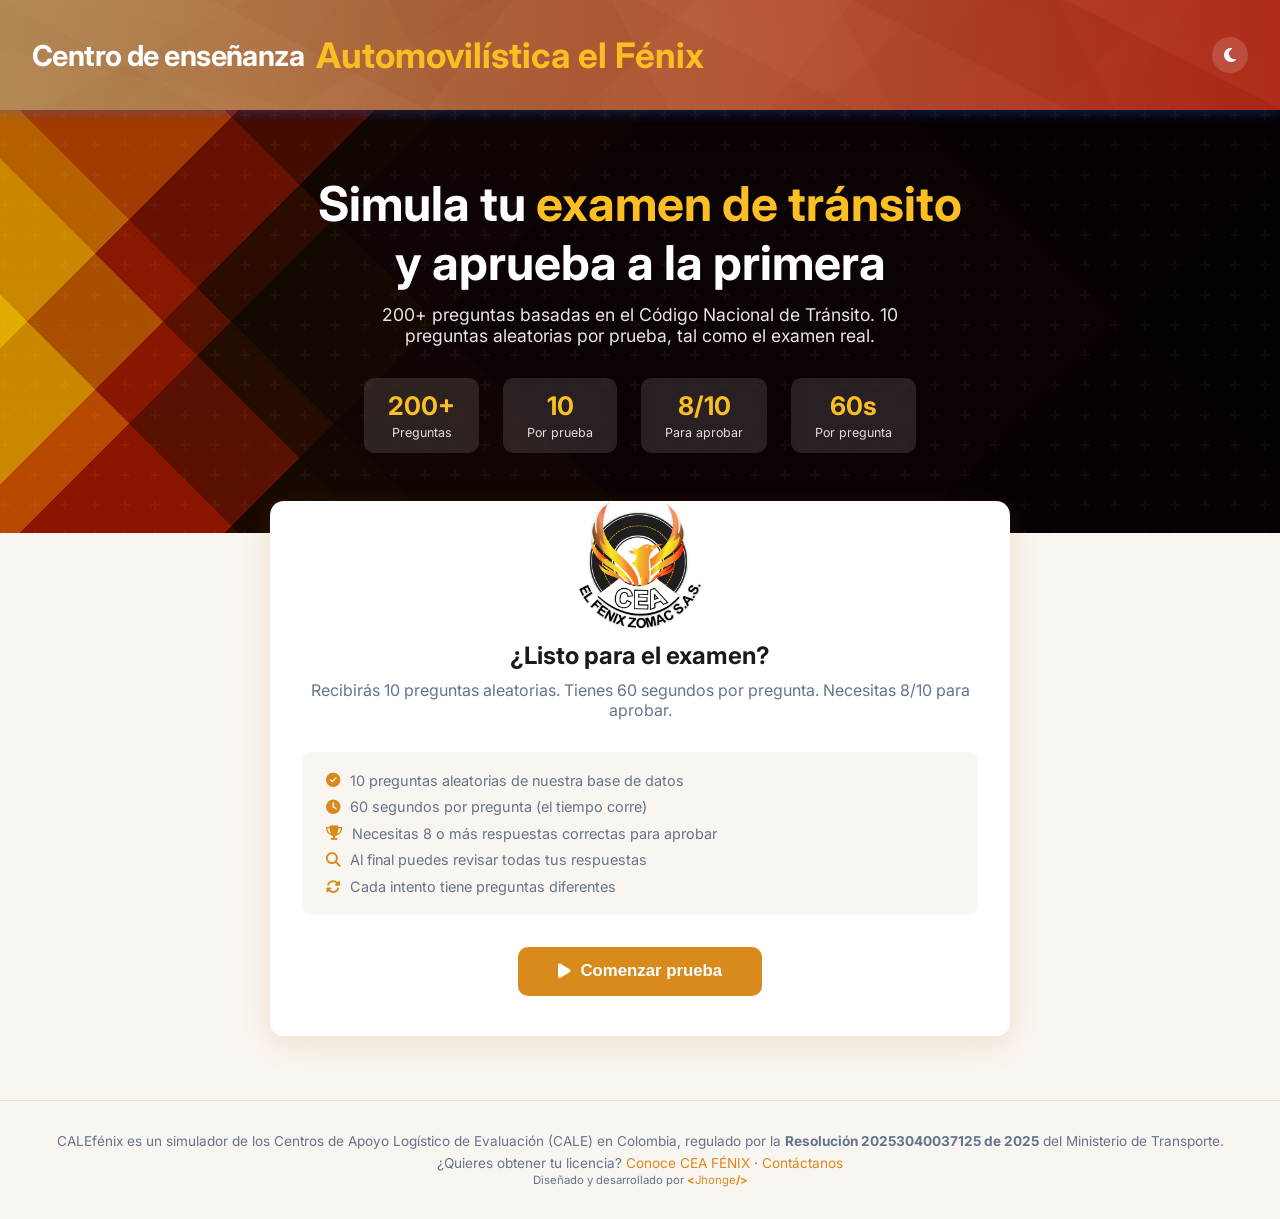
<file: index.html>
<!DOCTYPE html>
<html lang="es">
<head>
  <meta charset="UTF-8"/>
  <meta name="viewport" content="width=device-width, initial-scale=1.0"/>
  <title>Simulador Examen de Tránsito Colombia | CEA Fénix</title>
  <meta name="description" content="Practica gratis el examen teórico de conducción en Colombia con preguntas reales del Código Nacional de Tránsito. Simulador actualizado para aprobar tu licencia de conducción."/>
  <meta name="keywords" content="simulador tránsito Colombia, examen conducción Colombia, preguntas tránsito, licencia conducción, examen teórico, runt, cea fénix"/>
  <meta name="author" content="Jhonge"/>
  <meta name="robots" content="index, follow"/>
  <meta name="theme-color" content="#b9701c"/>
  <link rel="canonical" href="https://ceaelfenix.com/cale.html"/>
  <meta property="og:type" content="website"/>
  <meta property="og:title" content="Simulador Examen de Tránsito Colombia | CEA Fénix"/>
  <meta property="og:description" content="Entrena gratis para el examen de conducción en Colombia con preguntas reales y simulaciones."/>
  <meta property="og:image" content="https://ceaelfenix.com/imgs/cea%20logo%20png.png"/>
  <meta property="og:url" content="https://ceaelfenix.com/cale.html"/>
  <meta property="og:site_name" content="CEA Fénix"/>
  <meta name="twitter:card" content="summary_large_image"/>
  <meta name="twitter:title" content="Simulador Examen de Tránsito Colombia"/>
  <meta name="twitter:description" content="Prepárate para aprobar el examen teórico de conducción en Colombia."/>
  <meta name="twitter:image" content="https://ceaelfenix.com/imgs/cea%20logo%20png.png"/>
  <link rel="icon" href="./imgs/favicon.png" type="image/png"/>
  <link rel="preconnect" href="https://fonts.googleapis.com"/>
  <link rel="preconnect" href="https://fonts.gstatic.com" crossorigin/>
  <link href="https://fonts.googleapis.com/css2?family=Poppins:wght@400;500;600;700&family=Inter:wght@400;500;600&display=swap" rel="stylesheet"/>
  <link rel="stylesheet" href="https://cdnjs.cloudflare.com/ajax/libs/font-awesome/6.5.1/css/all.min.css"/>
  <link rel="stylesheet" href="./css/stilos.css"/>
</head>
<body>

<header class="cale-header">
  <a href="#" class="cale-logo">
    <span class="cale-logo-text">Centro de enseñanza</span> <strong>Automovilística el Fénix</strong>
  </a>
  <div class="header-right">
    <button class="btn-dark-toggle" id="dark-toggle" title="Modo oscuro">
      <i class="fa-solid fa-moon"></i>
    </button>
  </div>
</header>

<section class="cale-hero">
  <h1>Simula tu <span>examen de tránsito</span><br>y aprueba a la primera</h1>
  <p>200+ preguntas basadas en el Código Nacional de Tránsito. 10 preguntas aleatorias por prueba, tal como el examen real.</p>
  <div class="hero-stats">
    <div class="hero-stat"><span class="num">200+</span><span class="lbl">Preguntas</span></div>
    <div class="hero-stat"><span class="num">10</span><span class="lbl">Por prueba</span></div>
    <div class="hero-stat"><span class="num">8/10</span><span class="lbl">Para aprobar</span></div>
    <div class="hero-stat"><span class="num">60s</span><span class="lbl">Por pregunta</span></div>
  </div>
</section>

<main class="cale-main">

  <div class="screen active" id="screen-start">
    <div class="start-card">
      <div class="icon-big">
        <img src="./imgs/cea logo png.png" alt="CEA Fénix logo">
      </div>
      <h2>¿Listo para el examen?</h2>
      <p>Recibirás 10 preguntas aleatorias. Tienes 60 segundos por pregunta. Necesitas 8/10 para aprobar.</p>
      <div class="start-rules">
        <ul>
          <li><i class="fa-solid fa-check-circle"></i>10 preguntas aleatorias de nuestra base de datos</li>
          <li><i class="fa-solid fa-clock"></i>60 segundos por pregunta (el tiempo corre)</li>
          <li><i class="fa-solid fa-trophy"></i>Necesitas 8 o más respuestas correctas para aprobar</li>
          <li><i class="fa-solid fa-magnifying-glass"></i>Al final puedes revisar todas tus respuestas</li>
          <li><i class="fa-solid fa-rotate"></i>Cada intento tiene preguntas diferentes</li>
        </ul>
      </div>
      <button class="btn-start" id="btn-start">
        <i class="fa-solid fa-play"></i> Comenzar prueba
      </button>
    </div>
  </div>

  <div class="screen" id="screen-quiz">
    <div class="quiz-header">
      <div class="quiz-counter">Pregunta <span id="q-num">1</span> de 10</div>
      <div class="timer" id="timer"><i class="fa-solid fa-clock"></i> <span id="timer-val">60</span>s</div>
    </div>
    <div class="quiz-progress">
      <div class="quiz-progress-fill" id="progress-fill" style="width:10%"></div>
    </div>
    <div class="question-card">
      <span class="q-category" id="q-category">Señales</span>
      <img class="q-img" id="q-image" alt="Señal de tránsito" style="display:none">
      <p class="q-text" id="q-text">Cargando...</p>
    </div>
    <div class="options-grid" id="options-grid"></div>
    <div class="feedback-box" id="feedback-box">
      <i class="fa-solid fa-circle-info"></i>
      <span id="feedback-text"></span>
    </div>
    <button class="btn-next" id="btn-next">
      Siguiente pregunta <i class="fa-solid fa-arrow-right"></i>
    </button>
  </div>

  <div class="screen" id="screen-results">
    <div class="result-card">
      <div class="result-circle" id="result-circle">
        <span class="score-num" id="result-score">0</span>
        <span class="score-den">de 10</span>
      </div>
      <h2 class="result-title" id="result-title">Resultado</h2>
      <p class="result-msg" id="result-msg"></p>
      <div class="result-stats">
        <div class="r-stat correct">
          <div class="v" id="stat-correct">0</div>
          <div class="l">Correctas</div>
        </div>
        <div class="r-stat wrong">
          <div class="v" id="stat-wrong">0</div>
          <div class="l">Incorrectas</div>
        </div>
        <div class="r-stat time">
          <div class="v" id="stat-time">0s</div>
          <div class="l">Tiempo</div>
        </div>
      </div>
      <div class="result-actions">
        <button class="btn-retry" id="btn-retry">
          <i class="fa-solid fa-rotate"></i> Intentar de nuevo
        </button>
        <button class="btn-review" id="btn-review">
          <i class="fa-solid fa-list-check"></i> Revisar respuestas
        </button>
      </div>
    </div>
  </div>

  <div class="screen" id="screen-review">
    <button class="btn-back-results" id="btn-back-results">
      <i class="fa-solid fa-arrow-left"></i> Volver a resultados
    </button>
    <div class="review-list" id="review-list"></div>
  </div>

</main>

<footer class="cale-footer">
  <p>CALEfénix es un simulador de los Centros de Apoyo Logístico de Evaluación (CALE) en Colombia, regulado por la
    <strong>Resolución 20253040037125 de 2025</strong> del Ministerio de Transporte.</p>
  <p style="margin-top:.4rem">¿Quieres obtener tu licencia? <a href="#" title="Próximamente">Conoce CEA FÉNIX</a> · <a href="#" title="Próximamente">Contáctanos</a></p>
  <small>
    Diseñado y desarrollado por
    <a class="author" href="https://jhonge.com.co" target="_blank" rel="noopener">
      <strong>&lt;</strong>Jhonge<strong>/&gt;</strong>
    </a>
  </small>
</footer>

<!-- Orden crítico: supabase → banco_preguntas (fallback) → main -->
<script src="./js/supabase.js"></script>
<script src="./js/banco_preguntas.js"></script>
<script src="./js/main.js"></script>
</body>
</html>
</file>
<file: css/stilos.css>
:root {
      --bg: #f9f5f0;
      --surface: #ffffff;
      --primary: #d88a1d;
      --primary-dark: #b9701c;
      --primary-light: #f59e0b;
      --success: #059669;
      --error: #dc2626;
      --warning: #d97706;
      --text: #1a1a1a;
      --text-light: #64748b;
      --border: #e8ddd0;
      --shadow: 0 4px 20px rgba(184,112,28,.10);
      --shadow-md: 0 8px 30px rgba(184,112,28,.15);
      --radius: 14px;
    }
    .dark {
      --bg: #0f172a;
      --surface: #1e293b;
      --text: #f1f5f9;
      --text-light: #94a3b8;
      --border: #334155;
    }
    * { margin:0; padding:0; box-sizing:border-box; }
    html { scroll-behavior:smooth; }
    body {
      font-family: 'Inter', 'Poppins', sans-serif;
      background: var(--bg);
      color: var(--text);
      min-height: 100vh;
      transition: background .3s, color .3s;
    }

    /* ── HEADER ── */
    .cale-header {
      background-image: linear-gradient(242deg, rgba(195, 195, 195, 0.02) 0%, rgba(195, 195, 195, 0.02) 16.667%,rgba(91, 91, 91, 0.02) 16.667%, rgba(91, 91, 91, 0.02) 33.334%,rgba(230, 230, 230, 0.02) 33.334%, rgba(230, 230, 230, 0.02) 50.001000000000005%,rgba(18, 18, 18, 0.02) 50.001%, rgba(18, 18, 18, 0.02) 66.668%,rgba(163, 163, 163, 0.02) 66.668%, rgba(163, 163, 163, 0.02) 83.33500000000001%,rgba(140, 140, 140, 0.02) 83.335%, rgba(140, 140, 140, 0.02) 100.002%),linear-gradient(152deg, rgba(151, 151, 151, 0.02) 0%, rgba(151, 151, 151, 0.02) 16.667%,rgba(11, 11, 11, 0.02) 16.667%, rgba(11, 11, 11, 0.02) 33.334%,rgba(162, 162, 162, 0.02) 33.334%, rgba(162, 162, 162, 0.02) 50.001000000000005%,rgba(171, 171, 171, 0.02) 50.001%, rgba(171, 171, 171, 0.02) 66.668%,rgba(119, 119, 119, 0.02) 66.668%, rgba(119, 119, 119, 0.02) 83.33500000000001%,rgba(106, 106, 106, 0.02) 83.335%, rgba(106, 106, 106, 0.02) 100.002%),linear-gradient(11deg, rgba(245, 245, 245, 0.01) 0%, rgba(245, 245, 245, 0.01) 16.667%,rgba(23, 23, 23, 0.01) 16.667%, rgba(23, 23, 23, 0.01) 33.334%,rgba(96, 96, 96, 0.01) 33.334%, rgba(96, 96, 96, 0.01) 50.001000000000005%,rgba(140, 140, 140, 0.01) 50.001%, rgba(140, 140, 140, 0.01) 66.668%,rgba(120, 120, 120, 0.01) 66.668%, rgba(120, 120, 120, 0.01) 83.33500000000001%,rgba(48, 48, 48, 0.01) 83.335%, rgba(48, 48, 48, 0.01) 100.002%),linear-gradient(27deg, rgba(106, 106, 106, 0.03) 0%, rgba(106, 106, 106, 0.03) 14.286%,rgba(203, 203, 203, 0.03) 14.286%, rgba(203, 203, 203, 0.03) 28.572%,rgba(54, 54, 54, 0.03) 28.572%, rgba(54, 54, 54, 0.03) 42.858%,rgba(75, 75, 75, 0.03) 42.858%, rgba(75, 75, 75, 0.03) 57.144%,rgba(216, 216, 216, 0.03) 57.144%, rgba(216, 216, 216, 0.03) 71.42999999999999%,rgba(39, 39, 39, 0.03) 71.43%, rgba(39, 39, 39, 0.03) 85.71600000000001%,rgba(246, 246, 246, 0.03) 85.716%, rgba(246, 246, 246, 0.03) 100.002%),linear-gradient(317deg, rgba(215, 215, 215, 0.01) 0%, rgba(215, 215, 215, 0.01) 16.667%,rgba(72, 72, 72, 0.01) 16.667%, rgba(72, 72, 72, 0.01) 33.334%,rgba(253, 253, 253, 0.01) 33.334%, rgba(253, 253, 253, 0.01) 50.001000000000005%,rgba(4, 4, 4, 0.01) 50.001%, rgba(4, 4, 4, 0.01) 66.668%,rgba(183, 183, 183, 0.01) 66.668%, rgba(183, 183, 183, 0.01) 83.33500000000001%,rgba(17, 17, 17, 0.01) 83.335%, rgba(17, 17, 17, 0.01) 100.002%),linear-gradient(128deg, rgba(119, 119, 119, 0.03) 0%, rgba(119, 119, 119, 0.03) 12.5%,rgba(91, 91, 91, 0.03) 12.5%, rgba(91, 91, 91, 0.03) 25%,rgba(45, 45, 45, 0.03) 25%, rgba(45, 45, 45, 0.03) 37.5%,rgba(182, 182, 182, 0.03) 37.5%, rgba(182, 182, 182, 0.03) 50%,rgba(243, 243, 243, 0.03) 50%, rgba(243, 243, 243, 0.03) 62.5%,rgba(162, 162, 162, 0.03) 62.5%, rgba(162, 162, 162, 0.03) 75%,rgba(190, 190, 190, 0.03) 75%, rgba(190, 190, 190, 0.03) 87.5%,rgba(148, 148, 148, 0.03) 87.5%, rgba(148, 148, 148, 0.03) 100%),linear-gradient(90deg, rgb(185, 139, 80),rgb(176, 26, 6));
     width: 100%;
      height: 110px;
      color: #fff;
      padding: 1rem 2rem;
      display: flex;
      align-items: center;
      justify-content: space-between;
      position: sticky;
      top: 0;
      z-index: 100;
      box-shadow: 0 2px 12px rgba(37,99,235,.35);
    }
    .cale-logo { 
      display: flex; 
      align-items: center; 
      gap: .75rem; 
      text-decoration: none; 
      color: #fff; }
    .cale-logo-icon {
      width: 80px; height: 80px;
      background: rgba(255,255,255,.2);
      border-radius: 10px;
      display: flex; align-items: center; justify-content: center;
      font-size: 1.3rem;
      font-weight: 700;
    }

      .cale-logo-icon img {
      width: 85%;
      height: 85%;
  
    }
    .cale-logo-text { 
      display: flex;
      text-align: center;
      font-size: 1.8rem; 
      font-weight: 700; 
      letter-spacing: -.02em; }
    .cale-header strong { color: #fbbf24; font-size: 2.2rem; }
    .header-right { display: flex; align-items: center; gap: 1rem; }
    .btn-dark-toggle {
      background: rgba(255,255,255,.15);
      border: none;
      color: #fff;
      width: 36px; height: 36px;
      border-radius: 50%;
      cursor: pointer;
      font-size: 1rem;
      display: flex; align-items: center; justify-content: center;
      transition: background .2s;
    }
    .btn-dark-toggle:hover { background: rgba(255,255,255,.3); }
    .header-badge {
      background: rgba(255,255,255,.2);
      padding: .3rem .75rem;
      border-radius: 99px;
      font-size: .78rem;
      font-weight: 600;
    }

    /* ── HERO ── */
    .cale-hero {
         background-image: linear-gradient(0deg, rgb(25, 25, 25),rgb(21, 21, 21)),linear-gradient(45deg, rgb(208, 179, 2) 0%, rgb(208, 179, 2) 14%,rgb(178, 144, 14) 14%, rgb(178, 144, 14) 22%,rgb(147, 110, 26) 22%, rgb(147, 110, 26) 26%,rgb(117, 75, 39) 26%, rgb(117, 75, 39) 38%,rgb(86, 41, 51) 38%, rgb(86, 41, 51) 78%,rgb(56, 6, 63) 78%, rgb(56, 6, 63) 100%),linear-gradient(135deg, rgb(208, 179, 2) 0%, rgb(208, 179, 2) 14%,rgb(178, 144, 14) 14%, rgb(178, 144, 14) 22%,rgb(147, 110, 26) 22%, rgb(147, 110, 26) 26%,rgb(117, 75, 39) 26%, rgb(117, 75, 39) 38%,rgb(86, 41, 51) 38%, rgb(86, 41, 51) 78%,rgb(56, 6, 63) 78%, rgb(56, 6, 63) 100%); background-blend-mode:overlay,overlay,normal;
     
      color: #fff;
      text-align: center;
      padding: 4rem 1.5rem 5rem;
      position: relative;
      overflow: hidden;
    }
    .cale-hero::before {
      content: '';
      position: absolute;
      inset: 0;
      background: url("data:image/svg+xml,%3Csvg width='60' height='60' viewBox='0 0 60 60' xmlns='http://www.w3.org/2000/svg'%3E%3Cg fill='none' fill-rule='evenodd'%3E%3Cg fill='%23ffffff' fill-opacity='0.03'%3E%3Cpath d='M36 34v-4h-2v4h-4v2h4v4h2v-4h4v-2h-4zm0-30V0h-2v4h-4v2h4v4h2V6h4V4h-4zM6 34v-4H4v4H0v2h4v4h2v-4h4v-2H6zM6 4V0H4v4H0v2h4v4h2V6h4V4H6z'/%3E%3C/g%3E%3C/g%3E%3C/svg%3E");
    }
    .cale-hero h1 { font-size: clamp(1.9rem, 5vw, 3rem); font-weight: 700; margin-bottom: .75rem; position: relative; }
    .cale-hero h1 span { color: #fbbf24; }
    .cale-hero p { font-size: clamp(.95rem, 2.5vw, 1.1rem); opacity: .9; max-width: 580px; margin: 0 auto 2rem; position: relative; }
    .hero-stats {
      display: flex;
      justify-content: center;
      flex-wrap: wrap;
      gap: 1.5rem;
      position: relative;
    }
    .hero-stat {
      background: rgba(255,255,255,.12);
      backdrop-filter: blur(8px);
      padding: .75rem 1.5rem;
      border-radius: 10px;
      text-align: center;
      min-width: 110px;
    }
    .hero-stat .num { font-size: 1.6rem; font-weight: 700; color: #fbbf24; display: block; }
    .hero-stat .lbl { font-size: .78rem; opacity: .85; }

    /* ── MAIN LAYOUT ── */
    .cale-main {
      max-width: 780px;
      margin: -2rem auto 0;
      padding: 0 1.25rem 4rem;
      position: relative;
    }

    /* ── SCREENS ── */
    .screen { display: none; }
    .screen.active { display: block; }

    /* ── START CARD ── */
    .start-card {
      background: var(--surface);
      border-radius: var(--radius);
      box-shadow: var(--shadow-md);
      padding: 2.5rem 2rem;
      text-align: center;
    }
    .start-card .icon-big {
      width: 80px; height: 80px;
    
      border-radius: 50%;
      display: flex; align-items: center; justify-content: center;
      margin: 0 auto 1.25rem;
      font-size: 2rem;
      color: #fff;
    }
.start-card .icon-big img{
  width: 155%;
  height: auto;
  margin-bottom: 2rem;
}

    .start-card h2 { font-size: 1.5rem; font-weight: 700; margin-bottom: .6rem;}
    .start-card p  { color: var(--text-light); margin-bottom: 2rem; }
    .start-rules {
      background: var(--bg);
      border-radius: 10px;
      padding: 1.25rem 1.5rem;
      margin-bottom: 2rem;
      text-align: left;
    }
    .start-rules ul { list-style: none; display: flex; flex-direction: column; gap: .6rem; }
    .start-rules li { display: flex; align-items: flex-start; gap: .6rem; font-size: .9rem; color: var(--text-light); }
    .start-rules li i { color: var(--primary); margin-top: .1rem; flex-shrink: 0; }
    .btn-start {
      background: var(--primary);
      color: #fff;
      border: none;
      border-radius: 10px;
      padding: .9rem 2.5rem;
      font-size: 1.05rem;
      font-weight: 600;
      cursor: pointer;
      transition: background .2s, transform .2s;
      display: inline-flex; align-items: center; gap: .6rem;
    }
    .btn-start:hover { background: var(--primary-dark); transform: translateY(-2px); }

    /* ── QUIZ ── */
    .quiz-header {
      display: flex;
      align-items: center;
      justify-content: space-between;
      margin-bottom: 1.25rem;
    }
    .quiz-counter {
      font-size: .85rem;
      font-weight: 600;
      color: var(--text-light);
    }
    .quiz-counter span { color: var(--primary); font-size: 1.1rem; }
    .timer {
      display: flex; align-items: center; gap: .4rem;
      background: var(--surface);
      padding: .4rem .9rem;
      border-radius: 99px;
      font-weight: 700;
      font-size: .95rem;
      box-shadow: var(--shadow);
      border: 2px solid var(--border);
    }
    .timer.warning { border-color: var(--warning); color: var(--warning); }
    .timer.danger  { border-color: var(--error); color: var(--error); animation: blink .7s infinite; }
    @keyframes blink { 0%,100%{opacity:1} 50%{opacity:.5} }

    /* Progress bar */
    .quiz-progress {
      height: 6px;
      background: var(--border);
      border-radius: 99px;
      margin-bottom: 1.5rem;
      overflow: hidden;
    }
    .quiz-progress-fill {
      height: 100%;
      background: linear-gradient(90deg, var(--primary), #0ea5e9);
      border-radius: 99px;
      transition: width .4s ease;
    }

    /* Question card */
    .question-card {
      background: var(--surface);
      border-radius: var(--radius);
      box-shadow: var(--shadow);
      padding: 2rem;
      margin-bottom: 1.25rem;
    }
    .q-category {
      display: inline-block;
      background: rgba(37,99,235,.1);
      color: var(--primary);
      font-size: .75rem;
      font-weight: 600;
      padding: .2rem .75rem;
      border-radius: 99px;
      margin-bottom: .75rem;
      letter-spacing: .04em;
    }
    .q-text {
      font-size: clamp(1rem, 2.5vw, 1.15rem);
      font-weight: 600;
      line-height: 1.5;
      color: var(--text);
    }
    .q-img {
      display: block;
      max-width: 220px;
      max-height: 220px;
      width: auto;
      object-fit: contain;
      border-radius: 8px;
      margin: 0 auto .9rem auto;
      background: var(--bg);
      padding: .75rem;
    }

    /* Options */
    .options-grid {
      display: flex;
      flex-direction: column;
      gap: .75rem;
    }
    .option-btn {
      background: var(--surface);
      border: 2px solid var(--border);
      border-radius: 10px;
      padding: .9rem 1.25rem;
      text-align: left;
      cursor: pointer;
      display: flex;
      align-items: center;
      gap: .75rem;
      font-size: .95rem;
      color: var(--text);
      transition: border-color .2s, background .2s, transform .15s;
      font-family: inherit;
    }
    .option-btn:hover:not(:disabled) {
      border-color: var(--primary);
      background: rgba(37,99,235,.04);
      transform: translateX(3px);
    }
    .option-btn .opt-letter {
      width: 28px; height: 28px;
      background: var(--bg);
      border-radius: 50%;
      display: flex; align-items: center; justify-content: center;
      font-weight: 700;
      font-size: .8rem;
      flex-shrink: 0;
      transition: background .2s, color .2s;
    }
    .option-btn.correct  { border-color: var(--success); background: rgba(5,150,105,.07); }
    .option-btn.correct .opt-letter { background: var(--success); color: #fff; }
    .option-btn.wrong    { border-color: var(--error); background: rgba(220,38,38,.07); }
    .option-btn.wrong .opt-letter { background: var(--error); color: #fff; }
    .option-btn:disabled { cursor: default; transform: none; }

    /* Feedback */
    .feedback-box {
      border-radius: 10px;
      padding: 1rem 1.25rem;
      margin-top: 1rem;
      font-size: .9rem;
      display: none;
      align-items: flex-start;
      gap: .6rem;
    }
    .feedback-box.show { display: flex; }
    .feedback-box.ok  { background: rgba(5,150,105,.1); color: #065f46; border: 1px solid rgba(5,150,105,.25); }
    .feedback-box.bad { background: rgba(220,38,38,.08); color: #991b1b; border: 1px solid rgba(220,38,38,.2); }
    .feedback-box i { flex-shrink: 0; margin-top:.15rem; }

    .btn-next {
      width: 100%;
      margin-top: 1.25rem;
      padding: .9rem;
      background: var(--primary);
      color: #fff;
      border: none;
      border-radius: 10px;
      font-size: 1rem;
      font-weight: 600;
      cursor: pointer;
      display: none;
      align-items: center;
      justify-content: center;
      gap: .5rem;
      transition: background .2s;
      font-family: inherit;
    }
    .btn-next.show { display: flex; }
    .btn-next:hover { background: var(--primary-dark); }

    /* ── RESULTS ── */
    .result-card {
      background: var(--surface);
      border-radius: var(--radius);
      box-shadow: var(--shadow-md);
      padding: 2.5rem 2rem;
      text-align: center;
    }
    .result-circle {
      width: 120px; height: 120px;
      border-radius: 50%;
      border: 8px solid;
      display: flex; flex-direction: column;
      align-items: center; justify-content: center;
      margin: 0 auto 1.5rem;
    }
    .result-circle .score-num { font-size: 2rem; font-weight: 700; line-height: 1; }
    .result-circle .score-den { font-size: .85rem; opacity: .7; }
    .result-circle.pass { border-color: var(--success); color: var(--success); }
    .result-circle.fail { border-color: var(--error); color: var(--error); }
    .result-title { font-size: 1.5rem; font-weight: 700; margin-bottom: .5rem; }
    .result-msg { color: var(--text-light); margin-bottom: 2rem; }
    .result-stats {
      display: grid;
      grid-template-columns: repeat(3,1fr);
      gap: 1rem;
      margin-bottom: 2rem;
    }
    .r-stat {
      background: var(--bg);
      border-radius: 10px;
      padding: .875rem .5rem;
    }
    .r-stat .v { font-size: 1.5rem; font-weight: 700; }
    .r-stat .l { font-size: .75rem; color: var(--text-light); }
    .r-stat.correct .v { color: var(--success); }
    .r-stat.wrong   .v { color: var(--error); }
    .r-stat.time    .v { color: var(--primary); }
    .result-actions { display: flex; gap: 1rem; flex-wrap: wrap; justify-content: center; }
    .btn-retry {
      background: var(--primary);
      color: #fff;
      border: none;
      border-radius: 10px;
      padding: .8rem 2rem;
      font-size: .95rem;
      font-weight: 600;
      cursor: pointer;
      display: flex; align-items: center; gap: .5rem;
      transition: background .2s;
      font-family: inherit;
    }
    .btn-retry:hover { background: var(--primary-dark); }
    .btn-review {
      background: var(--bg);
      color: var(--text);
      border: 2px solid var(--border);
      border-radius: 10px;
      padding: .8rem 2rem;
      font-size: .95rem;
      font-weight: 600;
      cursor: pointer;
      display: flex; align-items: center; gap: .5rem;
      transition: border-color .2s;
      font-family: inherit;
    }
    .btn-review:hover { border-color: var(--primary); }

    /* ── REVIEW ── */
    .review-list { display: flex; flex-direction: column; gap: 1.25rem; margin-top: 1.25rem; }
    .review-item {
      background: var(--surface);
      border-radius: 12px;
      padding: 1.25rem;
      box-shadow: var(--shadow);
      border-left: 4px solid var(--border);
    }
    .review-item.correct { border-left-color: var(--success); }
    .review-item.wrong   { border-left-color: var(--error); }
    .review-q { font-weight: 600; margin-bottom: .75rem; }
    .review-opts { display: flex; flex-direction: column; gap: .35rem; }
    .review-opt { font-size: .85rem; padding: .3rem .5rem; border-radius: 6px; display: flex; gap: .5rem; }
    .review-opt.r-correct { background: rgba(5,150,105,.1); color: #065f46; font-weight: 600; }
    .review-opt.r-wrong   { background: rgba(220,38,38,.08); color: #991b1b; }
    .btn-back-results {
      background: var(--bg);
      border: 2px solid var(--border);
      border-radius: 10px;
      padding: .7rem 1.5rem;
      font-size: .9rem;
      font-weight: 600;
      cursor: pointer;
      margin-bottom: 1.25rem;
      display: inline-flex; align-items: center; gap: .5rem;
      color: var(--text);
      transition: border-color .2s;
      font-family: inherit;
    }
    .btn-back-results:hover { border-color: var(--primary); }

    /* ── FOOTER ── */
    .cale-footer {
      text-align: center;
      padding: 2rem 1.5rem;
      color: var(--text-light);
      font-size: .85rem;
      border-top: 1px solid var(--border);
    }
    .cale-footer a { color: var(--primary); text-decoration: none; }

    @media(max-width:600px){
      .cale-main{ padding: 0 1rem 3rem; }
      .question-card, .start-card, .result-card{ padding:1.5rem 1.25rem; }
      .result-stats{ grid-template-columns: repeat(3,1fr); gap:.6rem; }
      .hero-stats{ gap:1rem; }
      .hero-stat{ min-width:90px; padding:.6rem 1rem; }
      .cale-logo-text { font-size: 1rem; }
      .cale-header strong { font-size: 1.5rem; }
      .cale-header{
        display: flex;
        flex-direction: column;
        align-items: center;
        justify-content: center;
      }
      .cale-logo{
        display: flex;
        flex-direction: column;
        align-items: center;
        gap: 1rem;
      }
    }
</file>
